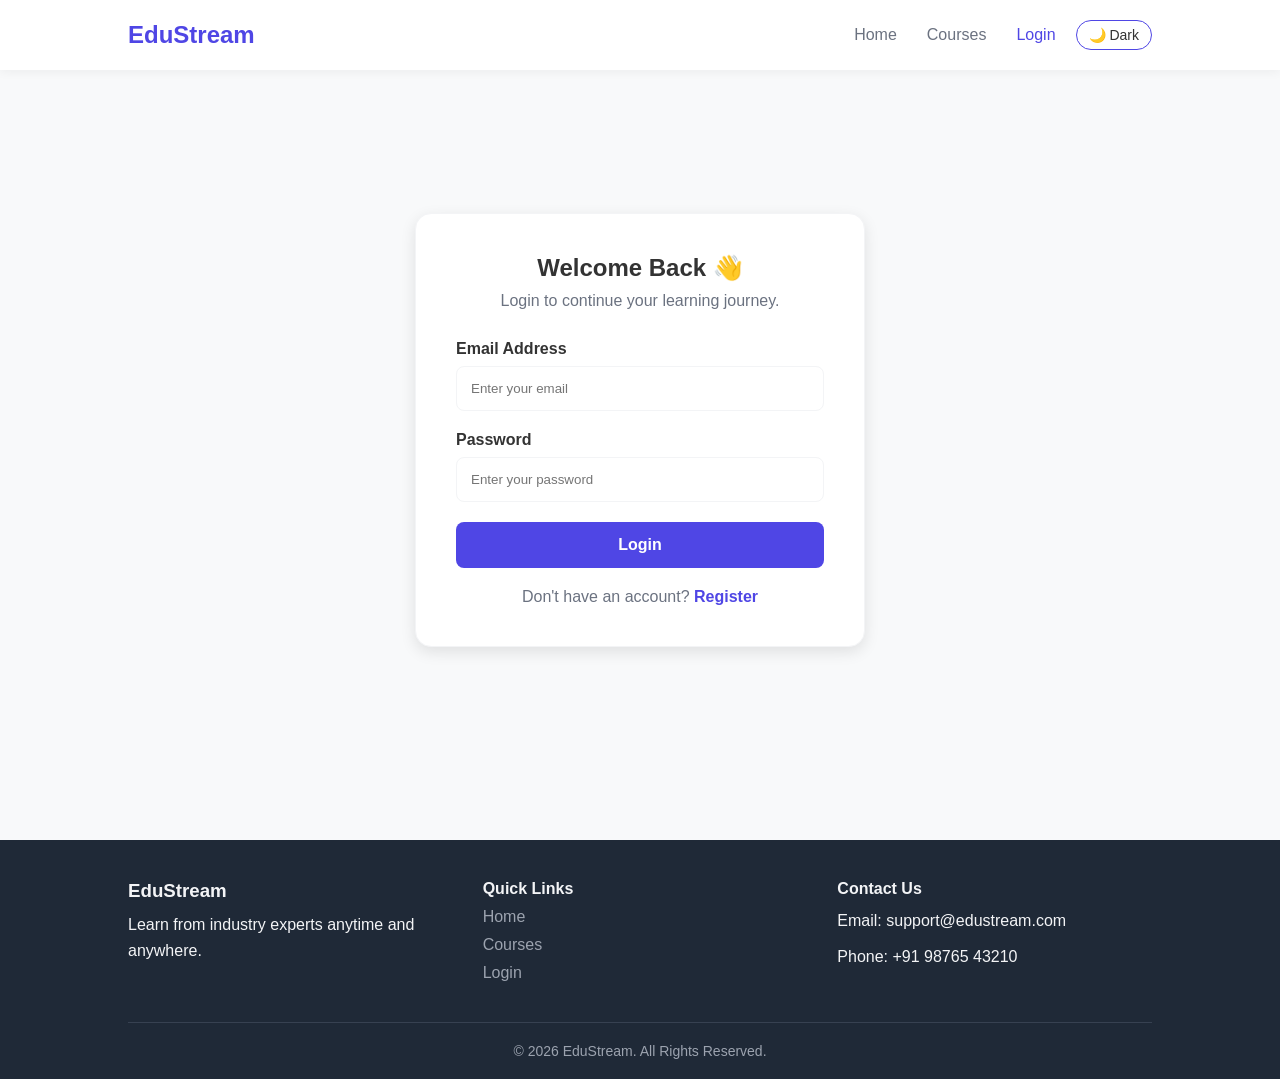
<file: login.html>
<!DOCTYPE html>
<html lang="en">

<head>

    <meta charset="UTF-8">

    <meta name="viewport" content="width=device-width, initial-scale=1.0">

    <title>Login | EduStream</title>

    <link rel="stylesheet" href="css/style.css">

</head>

<body>

    <!-- NAVBAR -->

    <header class="navbar">

        <div class="logo">EduStream</div>

        <button class="menu-toggle" id="menuToggle">☰</button>

        <nav class="nav-container" id="navContainer">

            <ul class="nav-links">

                <li>
                    <a href="index.html">Home</a>
                </li>

                <li>
                    <a href="courses.html">Courses</a>
                </li>

                <li>
                    <a href="login.html" class="active">Login</a>
                </li>

            </ul>

            <button id="themeToggle" class="theme-btn">

                🌙 Dark

            </button>

        </nav>

    </header>

    <!-- LOGIN SECTION -->

    <section class="login-section">

        <div class="login-card">

            <h2>Welcome Back 👋</h2>

            <p class="login-text">

                Login to continue your learning journey.

            </p>

            <!-- FORM -->

            <form>

                <div class="input-group">

                    <label>Email Address</label>

                    <input
                        type="email"
                        placeholder="Enter your email"
                        required>

                </div>

                <div class="input-group">

                    <label>Password</label>

                    <input
                        type="password"
                        placeholder="Enter your password"
                        required>

                </div>

                <button type="submit" class="login-btn">

                    Login

                </button>

            </form>

            <p class="register-text">

                Don't have an account?

                <a href="#">

                    Register

                </a>

            </p>

        </div>

    </section>

    <!-- FOOTER -->

    <footer class="main-footer">

        <div class="footer-grid">

            <div class="footer-about">

                <h3>EduStream</h3>

                <p>
                    Learn from industry experts anytime and anywhere.
                </p>

            </div>

            <div class="footer-links">

                <h4>Quick Links</h4>

                <ul>

                    <li>
                        <a href="index.html">Home</a>
                    </li>

                    <li>
                        <a href="courses.html">Courses</a>
                    </li>

                    <li>
                        <a href="login.html">Login</a>
                    </li>

                </ul>

            </div>

            <div class="footer-contact">

                <h4>Contact Us</h4>

                <p>Email: support@edustream.com</p>

                <p>Phone: +91 98765 43210</p>

            </div>

        </div>

        <div class="footer-bottom">

            <p>

                &copy; 2026 EduStream. All Rights Reserved.

            </p>

        </div>

    </footer>

    <!-- JS -->

    <script src="js/script.js"></script>

</body>

</html>
</file>
<file: css/style.css>
/* VARIABLES FOR LIGHT/DARK MODE */
:root {
    --bg-color: #f8f9fa;
    --card-bg: #ffffff;
    --text-color: #333333;
    --text-muted: #6b7280;
    --navbar-bg: #ffffff;
    --primary-color: #4f46e5;
    --primary-hover: #4338ca;
    --footer-bg: #1f2937;
    --footer-text: #f3f4f6;
    --border-color: #f3f4f6;
}

[data-theme="dark"] {
    --bg-color: #111827;
    --card-bg: #1f2937;
    --text-color: #f9fafb;
    --text-muted: #9ca3af;
    --navbar-bg: #1f2937;
    --border-color: #374151;
}

/* RESET & BASE STYLES */
* {
    margin: 0;
    padding: 0;
    box-sizing: border-box;
    font-family: 'Segoe UI', Tahoma, Geneva, Verdana, sans-serif;
    transition: background 0.3s, color 0.3s;
}

body {
    background-color: var(--bg-color);
    color: var(--text-color);
}

/* NAVBAR */
.navbar {
    display: flex;
    justify-content: space-between;
    align-items: center;
    padding: 20px 10%;
    background-color: var(--navbar-bg);
    box-shadow: 0 2px 10px rgba(0,0,0,0.05);
    position: sticky;
    top: 0;
    z-index: 100;
}

.logo {
    font-size: 24px;
    font-weight: 700;
    color: var(--primary-color);
}

.nav-container {
    display: flex;
    align-items: center;
    gap: 20px;
}

.nav-links {
    display: flex;
    align-items: center;
    list-style: none;
}

.nav-links li {
    margin-left: 30px;
}

.nav-links a {
    text-decoration: none;
    color: var(--text-muted);
    font-weight: 500;
}

.nav-links a:hover, .nav-links a.active {
    color: var(--primary-color);
}

.nav-links .btn-login {
    background-color: var(--primary-color);
    color: white;
    padding: 8px 20px;
    border-radius: 6px;
}

.theme-btn {
    background: none;
    border: 1px solid var(--primary-color);
    color: var(--text-color);
    padding: 6px 12px;
    border-radius: 20px;
    cursor: pointer;
    font-size: 14px;
}

.menu-toggle {
    display: none;
    font-size: 24px;
    background: none;
    border: none;
    color: var(--text-color);
    cursor: pointer;
}

/* HERO SECTION */
.hero {
    background: linear-gradient(135deg, #e0e7ff 0%, var(--bg-color) 100%);
    padding: 80px 10%;
    text-align: center;
}

.hero-content h1 {
    font-size: 40px;
    margin-bottom: 20px;
}

.hero-content p {
    font-size: 18px;
    color: var(--text-muted);
    margin-bottom: 30px;
}

.btn-primary {
    display: inline-block;
    text-decoration: none;
    background-color: var(--primary-color);
    color: white;
    padding: 12px 30px;
    border-radius: 6px;
    font-weight: 600;
}

/* COURSE CARDS */
.courses-container {
    padding: 60px 10%;
}

.courses-container h2 {
    font-size: 28px;
    margin-bottom: 30px;
}

.course-grid {
    display: grid;
    grid-template-columns: repeat(auto-fit, minmax(280px, 1fr));
    gap: 30px;
}

.course-card {
    background: var(--card-bg);
    border-radius: 12px;
    overflow: hidden;
    box-shadow: 0 4px 6px rgba(0, 0, 0, 0.05);
    position: relative;
}

.course-card:hover {
    transform: translateY(-5px);
}

.course-badge {
    position: absolute;
    top: 15px;
    left: 15px;
    background-color: var(--primary-color);
    color: white;
    padding: 4px 10px;
    border-radius: 4px;
    font-size: 12px;
    font-weight: 600;
    z-index: 2;
}

.course-img {
    width: 100%;
    height: 180px;
    object-fit: cover;
}

.course-content {
    padding: 20px;
}

.instructor {
    font-size: 14px;
    color: var(--text-muted);
    margin-bottom: 10px;
}

.course-rating {
    color: #f59e0b;
    margin-bottom: 20px;
}

.course-footer {
    display: flex;
    justify-content: space-between;
    align-items: center;
    border-top: 1px solid var(--border-color);
    padding-top: 15px;
}

.price {
    font-size: 18px;
    font-weight: 700;
}

.btn-secondary {
    text-decoration: none;
    color: var(--primary-color);
    font-weight: 600;
}

/* FOOTER */
.main-footer {
    background-color: var(--footer-bg);
    color: var(--footer-text);
    padding: 40px 10% 20px 10%;
    margin-top: 50px;
}

.footer-grid {
    display: grid;
    grid-template-columns: repeat(auto-fit, minmax(200px, 1fr));
    gap: 40px;
    border-bottom: 1px solid #374151;
    padding-bottom: 30px;
}

.footer-links ul {
    list-style: none;
    margin-top: 10px;
}

.footer-links li {
    margin-bottom: 10px;
}

.footer-links a {
    color: #9ca3af;
    text-decoration: none;
}

.footer-links a:hover {
    color: white;
}

.footer-bottom {
    text-align: center;
    padding-top: 20px;
    font-size: 14px;
    color: #9ca3af;
}

/* MOBILE RESPONSIVE MEDIA QUERY */
@media (max-width: 768px) {
    .navbar {
        padding: 15px 5%;
    }
    
    .menu-toggle {
        display: block;
    }

    .nav-container {
        display: none; /* Initially hidden on mobile */
        flex-direction: column;
        position: absolute;
        top: 65px;
        left: 0;
        width: 100%;
        background-color: var(--navbar-bg);
        padding: 20px;
        box-shadow: 0 4px 6px rgba(0,0,0,0.1);
        gap: 15px;
    }

    .nav-container.show {
        display: flex; /* Toggle show class via JS */
    }

    .nav-links {
        flex-direction: column;
        width: 100%;
    }

    .nav-links li {
        margin: 10px 0;
        text-align: center;
        width: 100%;
    }

    .hero {
        padding: 60px 5%;
    }

    .hero-content h1 {
        font-size: 28px;
    }

    .courses-container {
        padding: 40px 5%;
    }
}
/* IMAGE IMPROVEMENT */

.course-img{
    width:100%;
    height:220px;
    object-fit:cover;
    display:block;
}

/* CARD HOVER EFFECT */

.course-card{
    transition:0.3s ease;
}

.course-card:hover{
    transform:translateY(-8px);
    box-shadow:0 10px 20px rgba(0,0,0,0.15);
}

/* HERO SECTION DARK MODE */

[data-theme="dark"] .hero{
    background:linear-gradient(135deg,#1e293b 0%, #111827 100%);
}

/* BUTTON HOVER */

.btn-primary:hover{
    background-color:var(--primary-hover);
}

.btn-secondary:hover{
    color:var(--primary-hover);
}

/* FOOTER RESPONSIVE */

.footer-about p,
.footer-contact p{
    margin-top:10px;
    line-height:1.6;
}

/* MOBILE IMAGE FIX */

@media(max-width:768px){

    .course-img{
        height:200px;
    }

}
/* LOGIN PAGE */

.login-section{
    min-height:80vh;
    display:flex;
    justify-content:center;
    align-items:center;
    padding:60px 5%;
}

.login-card{
    width:100%;
    max-width:450px;
    background:var(--card-bg);
    padding:40px;
    border-radius:16px;
    box-shadow:0 5px 15px rgba(0,0,0,0.1);
}

.login-card h2{
    text-align:center;
    margin-bottom:10px;
}

.login-text{
    text-align:center;
    color:var(--text-muted);
    margin-bottom:30px;
}

.input-group{
    margin-bottom:20px;
}

.input-group label{
    display:block;
    margin-bottom:8px;
    font-weight:600;
}

.input-group input{
    width:100%;
    padding:14px;
    border:1px solid var(--border-color);
    border-radius:8px;
    outline:none;
    background:transparent;
    color:var(--text-color);
}

.login-btn{
    width:100%;
    background:var(--primary-color);
    color:white;
    border:none;
    padding:14px;
    border-radius:8px;
    cursor:pointer;
    font-size:16px;
    font-weight:600;
}

.login-btn:hover{
    background:var(--primary-hover);
}

.register-text{
    text-align:center;
    margin-top:20px;
    color:var(--text-muted);
}

.register-text a{
    color:var(--primary-color);
    text-decoration:none;
    font-weight:600;
}
/* COURSE DETAILS */

.details-section{
    padding:60px 10%;
}

.details-container{
    display:flex;
    gap:40px;
    align-items:center;
    flex-wrap:wrap;
}

.details-image{
    width:100%;
    max-width:500px;
    border-radius:16px;
}

.details-content{
    flex:1;
}

.details-content h1{
    margin-bottom:20px;
}

.details-instructor{
    color:var(--text-muted);
    margin-bottom:20px;
}

.details-text{
    line-height:1.8;
    margin-bottom:20px;
}

.details-rating{
    color:#f59e0b;
    margin-bottom:20px;
}

.details-price{
    font-size:32px;
    font-weight:700;
    margin-bottom:20px;
}

.enroll-btn{
    background:var(--primary-color);
    color:white;
    border:none;
    padding:14px 30px;
    border-radius:8px;
    cursor:pointer;
    font-size:16px;
}

.enroll-btn:hover{
    background:var(--primary-hover);
}

/* VIDEO SECTION */

.video-section{
    padding:60px 10%;
    text-align:center;
}

.video-container{
    margin-top:30px;
}

.video-container iframe{
    width:100%;
    max-width:900px;
    height:500px;
    border:none;
    border-radius:16px;
}

/* INSTRUCTOR SECTION */

.instructor-section{
    padding:60px 10%;
}

.instructor-card{
    background:var(--card-bg);
    padding:30px;
    border-radius:16px;
    display:flex;
    align-items:center;
    gap:20px;
    box-shadow:0 5px 15px rgba(0,0,0,0.1);
    flex-wrap:wrap;
}

.instructor-card img{
    width:120px;
    height:120px;
    border-radius:50%;
    object-fit:cover;
}

/* MOBILE RESPONSIVE */

@media(max-width:768px){

    .details-container{
        flex-direction:column;
    }

    .video-container iframe{
        height:250px;
    }

}
.enroll-btn{
    display:inline-block;
    text-decoration:none;
    background:var(--primary-color);
    color:white;
    padding:14px 30px;
    border-radius:8px;
    font-size:16px;
    font-weight:600;
}
/* SMOOTH SCROLL */

html{
    scroll-behavior:smooth;
}

/* GLOBAL TRANSITION */

a,
button,
.course-card,
.course-img{
    transition:all 0.3s ease;
}

/* NAVBAR IMPROVEMENT */

.navbar{
    backdrop-filter:blur(10px);
}

/* LOGO HOVER */

.logo:hover{
    transform:scale(1.05);
    cursor:pointer;
}

/* HERO SECTION IMPROVEMENT */

.hero-content h1{
    line-height:1.3;
}

.hero-content p{
    max-width:700px;
    margin:auto;
    margin-bottom:30px;
}

/* PRIMARY BUTTON */

.btn-primary{
    box-shadow:0 4px 10px rgba(79,70,229,0.3);
}

.btn-primary:hover{
    transform:translateY(-2px);
}

/* COURSE CARD IMPROVEMENT */

.course-card{
    border:1px solid var(--border-color);
}

.course-card:hover .course-img{
    transform:scale(1.05);
}

/* IMAGE OVERFLOW FIX */

.course-card{
    overflow:hidden;
}

/* COURSE TITLE */

.course-content h3{
    margin-bottom:10px;
    line-height:1.4;
}

/* ENROLL BUTTON */

.btn-secondary{
    background:rgba(79,70,229,0.1);
    padding:8px 16px;
    border-radius:6px;
}

.btn-secondary:hover{
    background:var(--primary-color);
    color:white;
}

/* LOGIN CARD */

.login-card{
    border:1px solid var(--border-color);
}

/* INPUT FOCUS EFFECT */

.input-group input:focus{
    border-color:var(--primary-color);
    box-shadow:0 0 0 3px rgba(79,70,229,0.2);
}

/* ENROLL BUTTON IMPROVEMENT */

.enroll-btn{
    box-shadow:0 4px 10px rgba(79,70,229,0.3);
}

.enroll-btn:hover{
    transform:translateY(-2px);
}

/* VIDEO SECTION */

.video-container iframe{
    box-shadow:0 10px 25px rgba(0,0,0,0.2);
}

/* INSTRUCTOR CARD */

.instructor-card:hover{
    transform:translateY(-5px);
}

/* FOOTER LINKS */

.footer-links a{
    transition:0.3s;
}

.footer-links a:hover{
    padding-left:5px;
}

/* MOBILE IMPROVEMENTS */

@media(max-width:768px){

    .hero-content h1{
        font-size:32px;
    }

    .hero-content p{
        font-size:16px;
    }

    .course-grid{
        gap:20px;
    }

    .login-card{
        padding:25px;
    }

    .details-price{
        font-size:28px;
    }

}
/* ENROLL POPUP */

.popup-form{
    position:fixed;
    top:0;
    left:0;
    width:100%;
    height:100vh;
    background:rgba(0,0,0,0.7);
    display:none;
    justify-content:center;
    align-items:center;
    z-index:2000;
}

.form-box{
    background:white;
    padding:40px;
    border-radius:20px;
    width:90%;
    max-width:400px;
    position:relative;
}

.form-box h2{
    margin-bottom:20px;
    text-align:center;
}

.form-box input{
    width:100%;
    padding:14px;
    margin-bottom:15px;
    border:1px solid #ccc;
    border-radius:10px;
    font-size:16px;
}

.submit-btn{
    width:100%;
    padding:14px;
    border:none;
    background:#2563eb;
    color:white;
    border-radius:10px;
    font-size:16px;
    cursor:pointer;
}

.close-btn{
    position:absolute;
    top:10px;
    right:15px;
    font-size:28px;
    cursor:pointer;
}

/* DARK MODE */

[data-theme="dark"] .form-box{
    background:#1e293b;
    color:white;
}

[data-theme="dark"] .form-box input{
    background:#334155;
    color:white;
    border:none;
}
</file>
